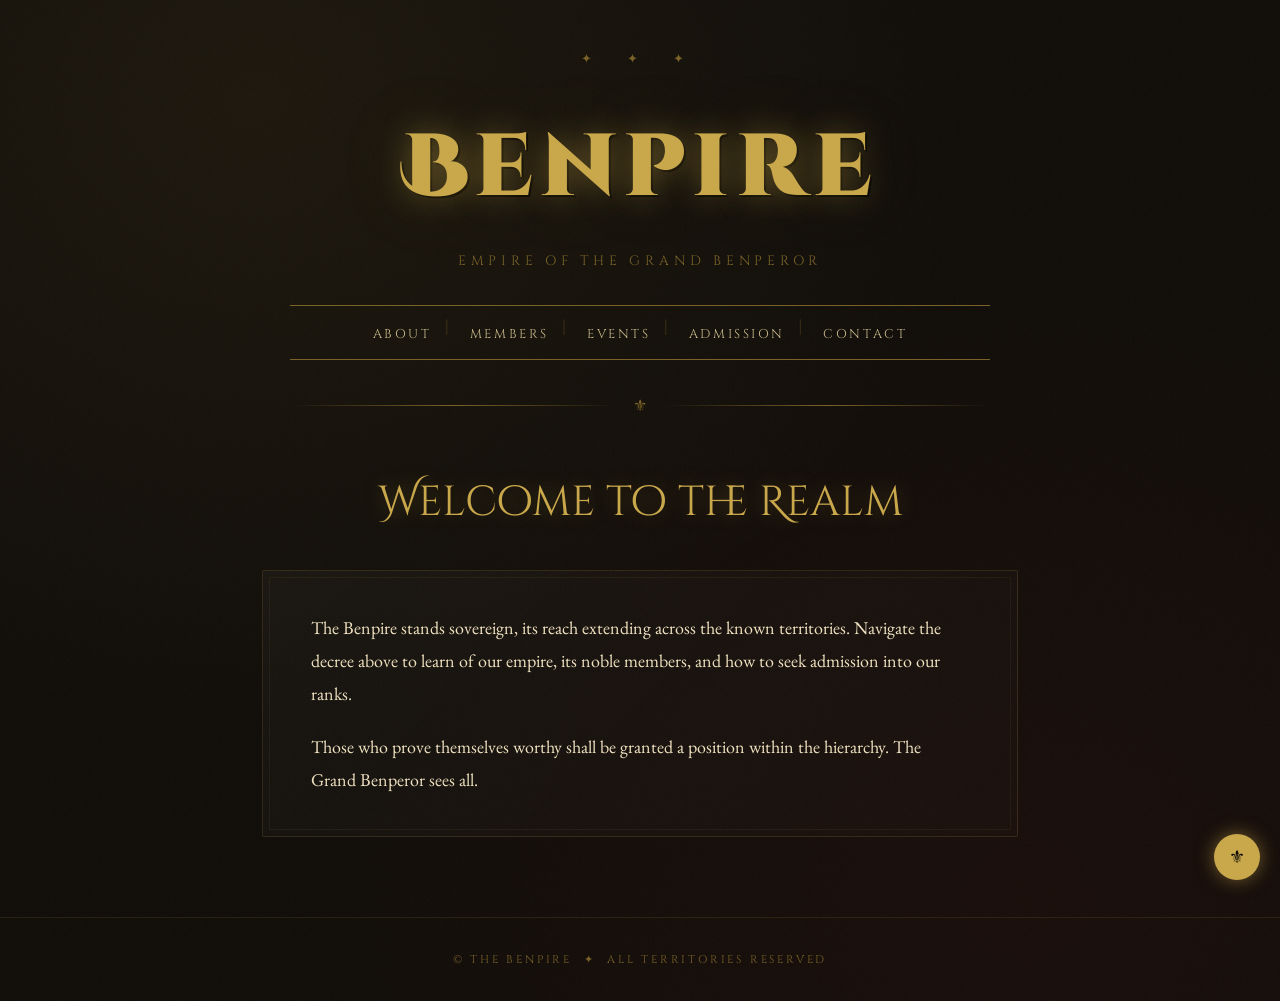
<file: index.html>
<!DOCTYPE html>
<html lang="en">
<head>
  <meta charset="UTF-8" />
  <link rel="icon" type="image/svg+xml" href="/favicon.svg" />
  <meta name="viewport" content="width=device-width, initial-scale=1.0" />
  <title>Benpire</title>
  <link rel="stylesheet" href="style.css" />
</head>
<body>

  <header>
    <h1 class="site-title">Benpire</h1>
    <p class="tagline">Empire of the Grand Benperor</p>
    <nav>
      <ul>
        <li><a href="about.html">About</a></li>
        <li><a href="memberList.html">Members</a></li>
        <li><a href="events.html">Events</a></li>
        <li><a href="admission.html">Admission</a></li>
        <li><a href="contact.html">Contact</a></li>
      </ul>
    </nav>
    <div class="royal-divider">⚜</div>
  </header>

  <main>
    <p class="page-title">Welcome to the Realm</p>
    <div class="prose">
      <p>
        The Benpire stands sovereign, its reach extending across the known territories. 
        Navigate the decree above to learn of our empire, its noble members, and how to seek admission into our ranks.
      </p>
      <p>
        Those who prove themselves worthy shall be granted a position within the hierarchy. 
        The Grand Benperor sees all.
      </p>
    </div>
  </main>

  <footer>
    &copy; The Benpire &nbsp;✦&nbsp; All Territories Reserved
  </footer>

  <!-- Chat Widget -->
  <div id="chat-button">⚜</div>
  <div id="chat-box">
    <div id="chat-header">
      <span>Imperial Advisor</span>
      <button id="chat-clear">Clear</button>
    </div>
    <div id="chat-messages"></div>
    <div id="chat-input-row">
      <input id="chat-input" placeholder="Speak, traveler..." />
      <button id="chat-send">➤</button>
    </div>
  </div>
  <script src="chat.js"></script>

</body>
</html>
</file>
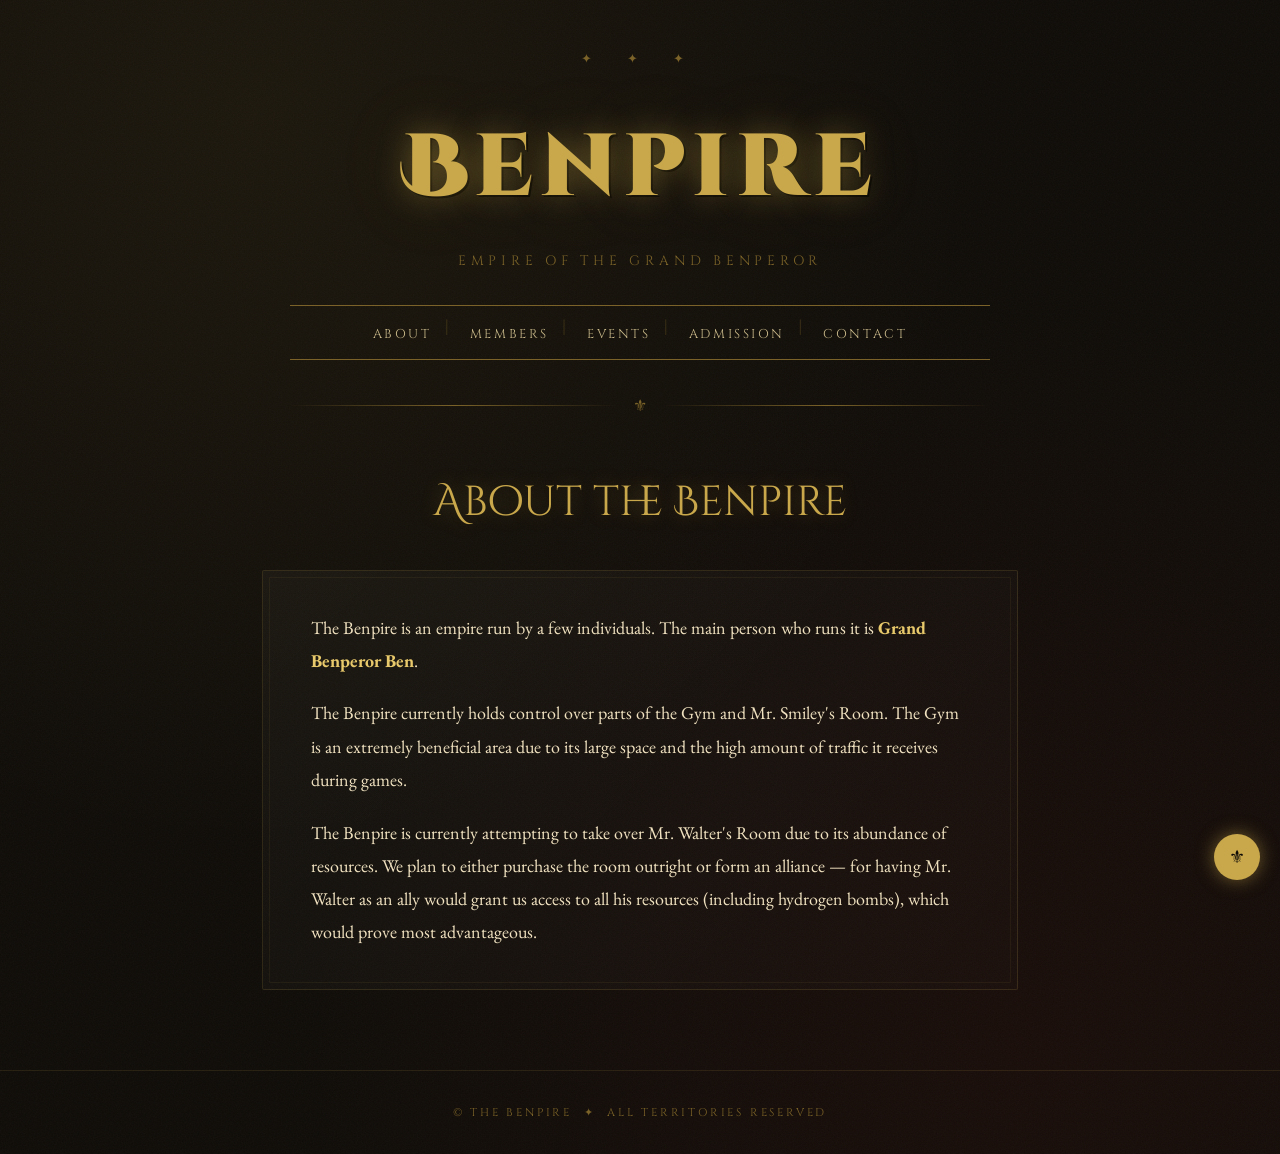
<file: about.html>
<!DOCTYPE html>
<html lang="en">
<head>
  <meta charset="UTF-8" />
  <meta name="viewport" content="width=device-width, initial-scale=1.0" />
  <title>About — Benpire</title>
  <link rel="stylesheet" href="style.css" />
</head>
<body>

  <header>
    <h1 class="site-title"><a href="index.html">Benpire</a></h1>
    <p class="tagline">Empire of the Grand Benperor</p>
    <nav>
      <ul>
        <li><a href="about.html">About</a></li>
        <li><a href="memberList.html">Members</a></li>
        <li><a href="events.html">Events</a></li>
        <li><a href="admission.html">Admission</a></li>
        <li><a href="contact.html">Contact</a></li>
      </ul>
    </nav>
    <div class="royal-divider">⚜</div>
  </header>

  <main>
    <p class="page-title">About the Benpire</p>
    <div class="prose">
      <p>
        The Benpire is an empire run by a few individuals. The main person who runs it is 
        <strong style="color: var(--gold-light);">Grand Benperor Ben</strong>.
      </p>
      <p>
        The Benpire currently holds control over parts of the Gym and Mr. Smiley's Room. 
        The Gym is an extremely beneficial area due to its large space and the high amount 
        of traffic it receives during games.
      </p>
      <p>
        The Benpire is currently attempting to take over Mr. Walter's Room due to its 
        abundance of resources. We plan to either purchase the room outright or form an 
        alliance — for having Mr. Walter as an ally would grant us access to all his 
        resources (including hydrogen bombs), which would prove most advantageous.
      </p>
    </div>
  </main>

  <footer>
    &copy; The Benpire &nbsp;✦&nbsp; All Territories Reserved
  </footer>

  <!-- Chat Widget -->
  <div id="chat-button">⚜</div>
  <div id="chat-box">
    <div id="chat-header">
      <span>Imperial Advisor</span>
      <button id="chat-clear">Clear</button>
    </div>
    <div id="chat-messages"></div>
    <div id="chat-input-row">
      <input id="chat-input" placeholder="Speak, traveler..." />
      <button id="chat-send">➤</button>
    </div>
  </div>
  <script src="chat.js"></script>
</body>
</html>
</file>
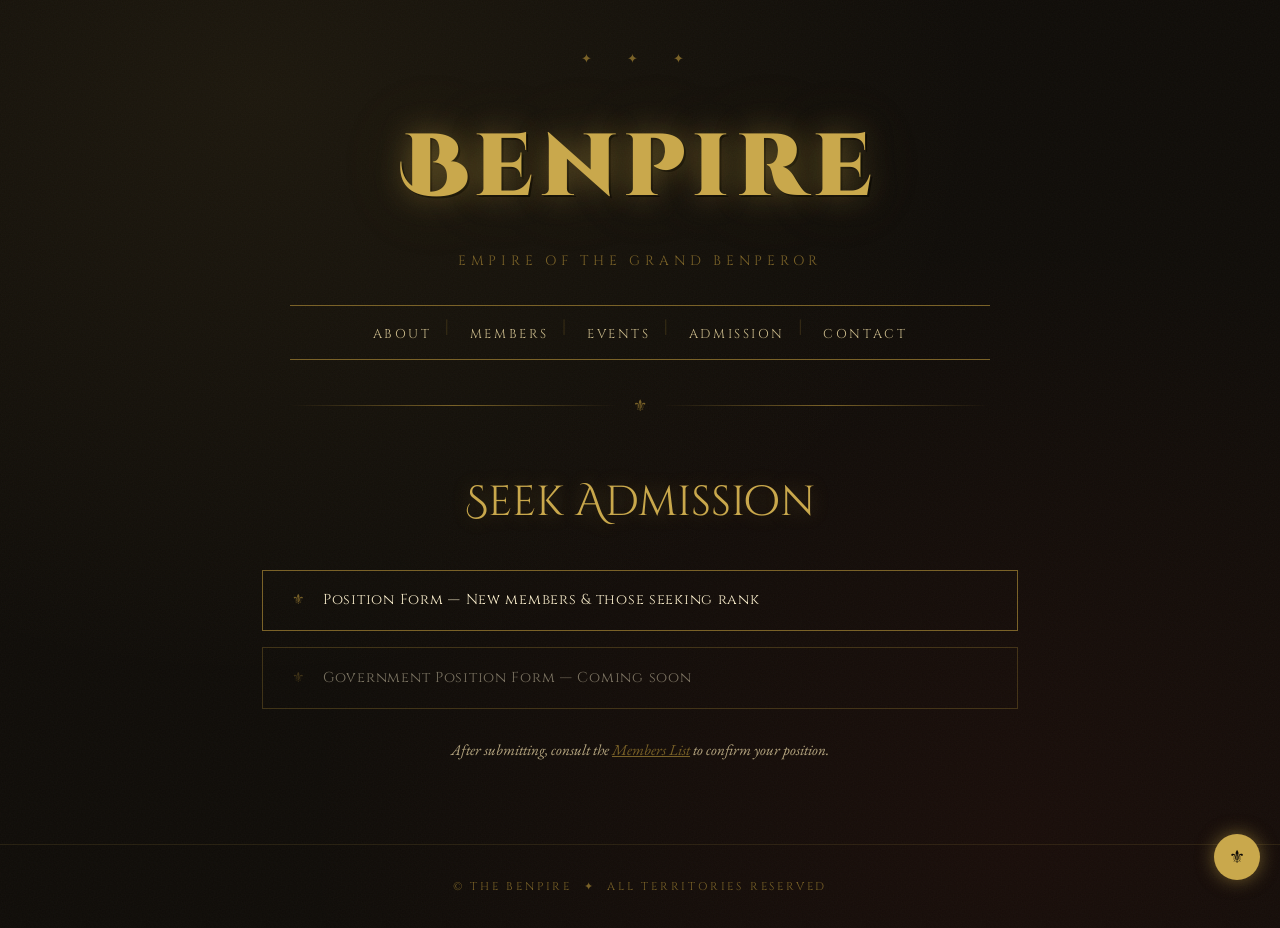
<file: admission.html>
<!DOCTYPE html>
<html lang="en">
<head>
  <meta charset="UTF-8" />
  <meta name="viewport" content="width=device-width, initial-scale=1.0" />
  <title>Admission — Benpire</title>
  <link rel="stylesheet" href="style.css" />
</head>
<body>

  <header>
    <h1 class="site-title"><a href="index.html">Benpire</a></h1>
    <p class="tagline">Empire of the Grand Benperor</p>
    <nav>
      <ul>
        <li><a href="about.html">About</a></li>
        <li><a href="memberList.html">Members</a></li>
        <li><a href="events.html">Events</a></li>
        <li><a href="admission.html">Admission</a></li>
        <li><a href="contact.html">Contact</a></li>
      </ul>
    </nav>
    <div class="royal-divider">⚜</div>
  </header>

  <main>
    <p class="page-title">Seek Admission</p>
    <ul class="decree-list">
      <li>
        <a href="https://docs.google.com/forms/d/e/1FAIpQLSf9p-IPKxyL1-bKkm1k1vT3PalOsFwOFd5T983tkHtQ2BStqQ/viewform?usp=header" target="_blank">
          Position Form — New members &amp; those seeking rank
        </a>
      </li>
      <li>
        <a href="#" style="opacity:0.45; cursor:not-allowed;">
          Government Position Form — Coming soon
        </a>
      </li>
    </ul>
    <p class="decree-note">
      After submitting, consult the <a href="memberList.html" style="color:var(--gold-dim);">Members List</a> to confirm your position.
    </p>
  </main>

  <footer>
    &copy; The Benpire &nbsp;✦&nbsp; All Territories Reserved
  </footer>

  <!-- Chat Widget -->
  <div id="chat-button">⚜</div>
  <div id="chat-box">
    <div id="chat-header">
      <span>Imperial Advisor</span>
      <button id="chat-clear">Clear</button>
    </div>
    <div id="chat-messages"></div>
    <div id="chat-input-row">
      <input id="chat-input" placeholder="Speak, traveler..." />
      <button id="chat-send">➤</button>
    </div>
  </div>
  <script src="chat.js"></script>
</body>
</html>
</file>
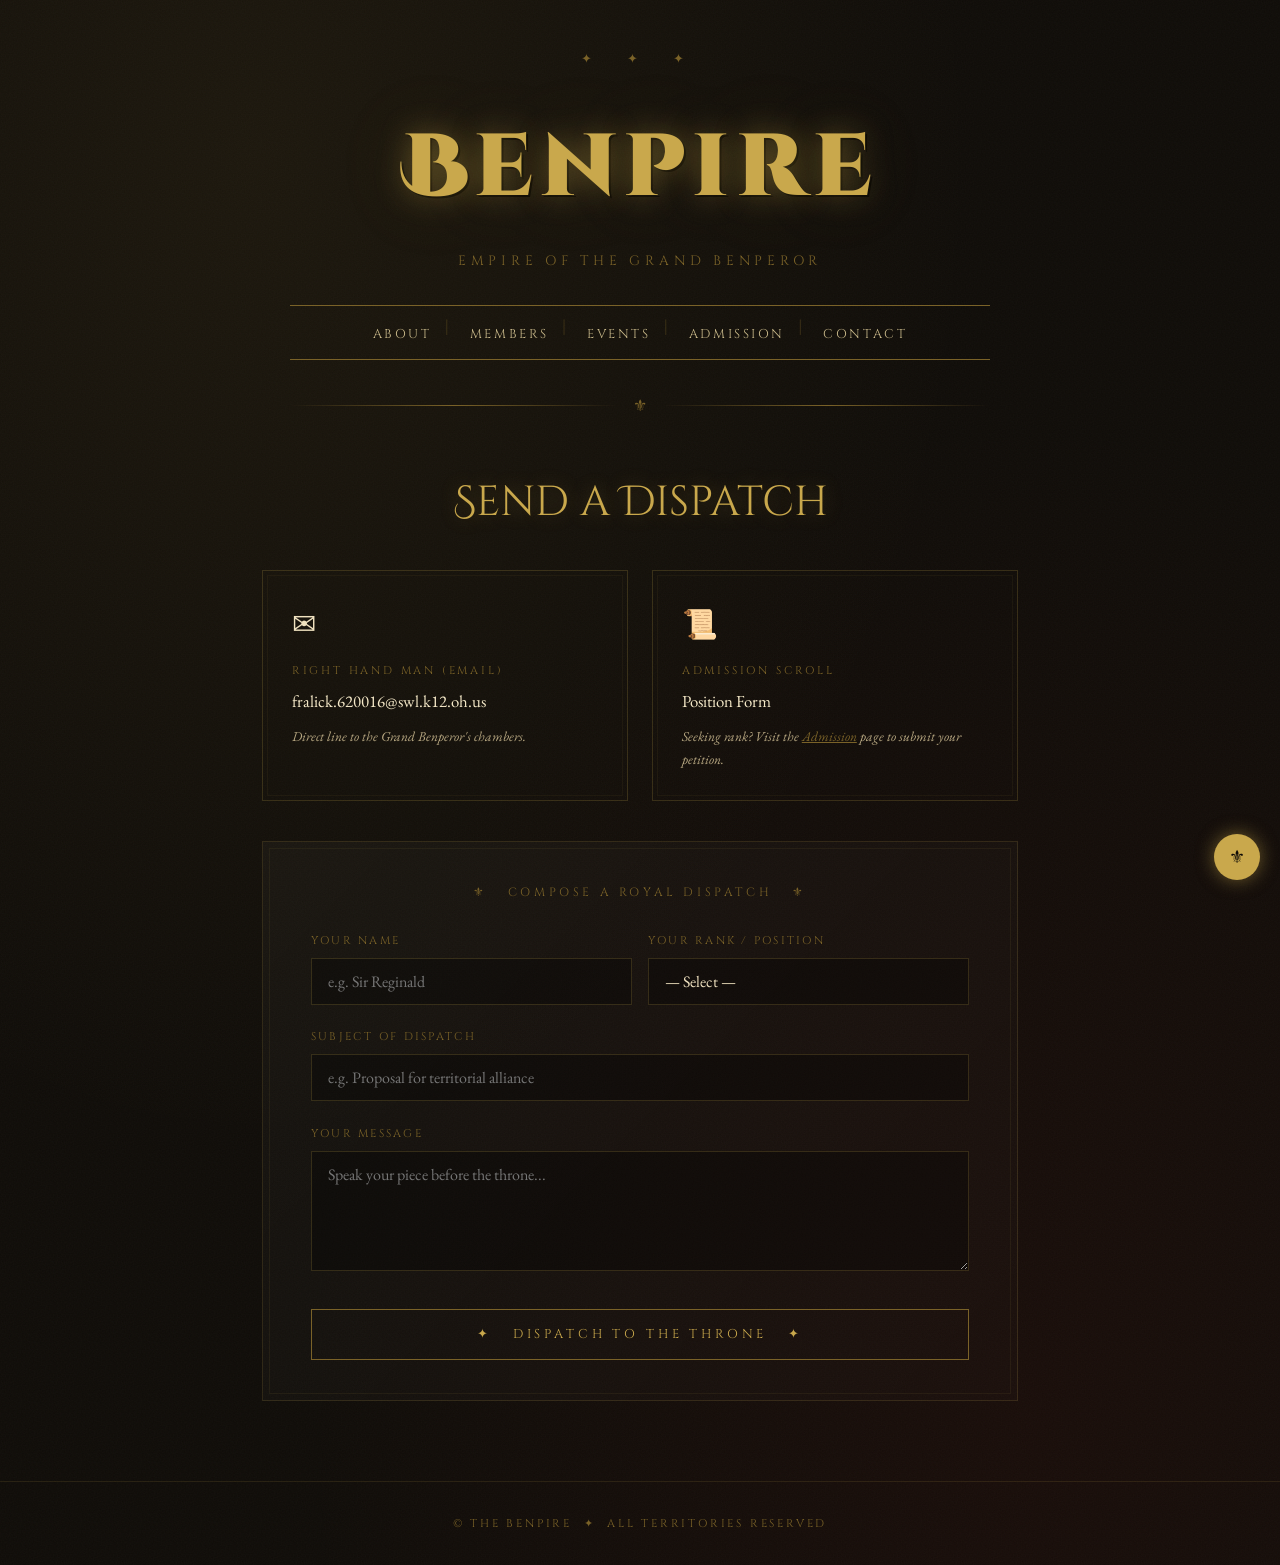
<file: contact.html>
<!DOCTYPE html>
<html lang="en">
<head>
  <meta charset="UTF-8" />
  <meta name="viewport" content="width=device-width, initial-scale=1.0" />
  <title>Contact — Benpire</title>
  <link rel="stylesheet" href="style.css" />
</head>
<body>

  <header>
    <h1 class="site-title"><a href="index.html">Benpire</a></h1>
    <p class="tagline">Empire of the Grand Benperor</p>
    <nav>
      <ul>
        <li><a href="about.html">About</a></li>
        <li><a href="memberList.html">Members</a></li>
        <li><a href="events.html">Events</a></li>
        <li><a href="admission.html">Admission</a></li>
        <li><a href="contact.html">Contact</a></li>
      </ul>
    </nav>
    <div class="royal-divider">⚜</div>
  </header>

  <main>
    <p class="page-title">Send a Dispatch</p>

    <!-- Contact Cards -->
    <div class="contact-grid">
      <a class="contact-card" href="mailto:fralick.620016@swl.k12.oh.us">
        <span class="card-icon">✉</span>
        <div class="card-label">Right Hand Man (Email)</div>
        <div class="card-value">fralick.620016@swl.k12.oh.us</div>
        <div class="card-desc">Direct line to the Grand Benperor's chambers.</div>
      </a>
      <div class="contact-card" style="cursor:default;">
        <span class="card-icon">📜</span>
        <div class="card-label">Admission Scroll</div>
        <div class="card-value">Position Form</div>
        <div class="card-desc">Seeking rank? Visit the <a href="admission.html" style="color:var(--gold-dim);">Admission</a> page to submit your petition.</div>
      </div>
    </div>

    <!-- Message Form -->
    <div class="section-gap">
      <div class="scroll-form">
        <p class="form-title">⚜ &nbsp; Compose a Royal Dispatch &nbsp; ⚜</p>

        <div class="field-row">
          <div class="field-group">
            <label for="name">Your Name</label>
            <input type="text" id="name" placeholder="e.g. Sir Reginald" />
          </div>
          <div class="field-group">
            <label for="rank">Your Rank / Position</label>
            <select id="rank">
              <option value="">— Select —</option>
              <option>Peasant (unranked)</option>
              <option>Knight</option>
              <option>Duke / Duchess</option>
              <option>Government Official</option>
              <option>Ally State</option>
              <option>Potential Recruit</option>
            </select>
          </div>
        </div>

        <div class="field-group">
          <label for="subject">Subject of Dispatch</label>
          <input type="text" id="subject" placeholder="e.g. Proposal for territorial alliance" />
        </div>

        <div class="field-group">
          <label for="message">Your Message</label>
          <textarea id="message" placeholder="Speak your piece before the throne..."></textarea>
        </div>

        <button class="submit-btn" onclick="handleSubmit()">
          ✦ &nbsp; Dispatch to the Throne &nbsp; ✦
        </button>

        <div class="success-banner" id="successBanner">
          Your dispatch has been received. The Grand Benperor shall review it in due time.
        </div>
      </div>
    </div>
  </main>

  <footer>
    &copy; The Benpire &nbsp;✦&nbsp; All Territories Reserved
  </footer>

  <script>
    function handleSubmit() {
      const name    = document.getElementById('name').value.trim();
      const subject = document.getElementById('subject').value.trim();
      const message = document.getElementById('message').value.trim();

      if (!name || !message) {
        alert('A dispatch must bear a name and message before reaching the throne.');
        return;
      }

      const rank = document.getElementById('rank').value;
      const body = `From: ${name}${rank ? ' (' + rank + ')' : ''}\n\n${message}`;
      const mailto = `mailto:fralick.620016@swl.k12.oh.us?subject=${encodeURIComponent(subject || 'Royal Dispatch')}&body=${encodeURIComponent(body)}`;
      window.location.href = mailto;

      document.getElementById('successBanner').style.display = 'block';
    }
  </script>

  <!-- Chat Widget -->
  <div id="chat-button">⚜</div>
  <div id="chat-box">
    <div id="chat-header">
      <span>Imperial Advisor</span>
      <button id="chat-clear">Clear</button>
    </div>
    <div id="chat-messages"></div>
    <div id="chat-input-row">
      <input id="chat-input" placeholder="Speak, traveler..." />
      <button id="chat-send">➤</button>
    </div>
  </div>
  <script src="chat.js"></script>

</body>
</html>
</file>
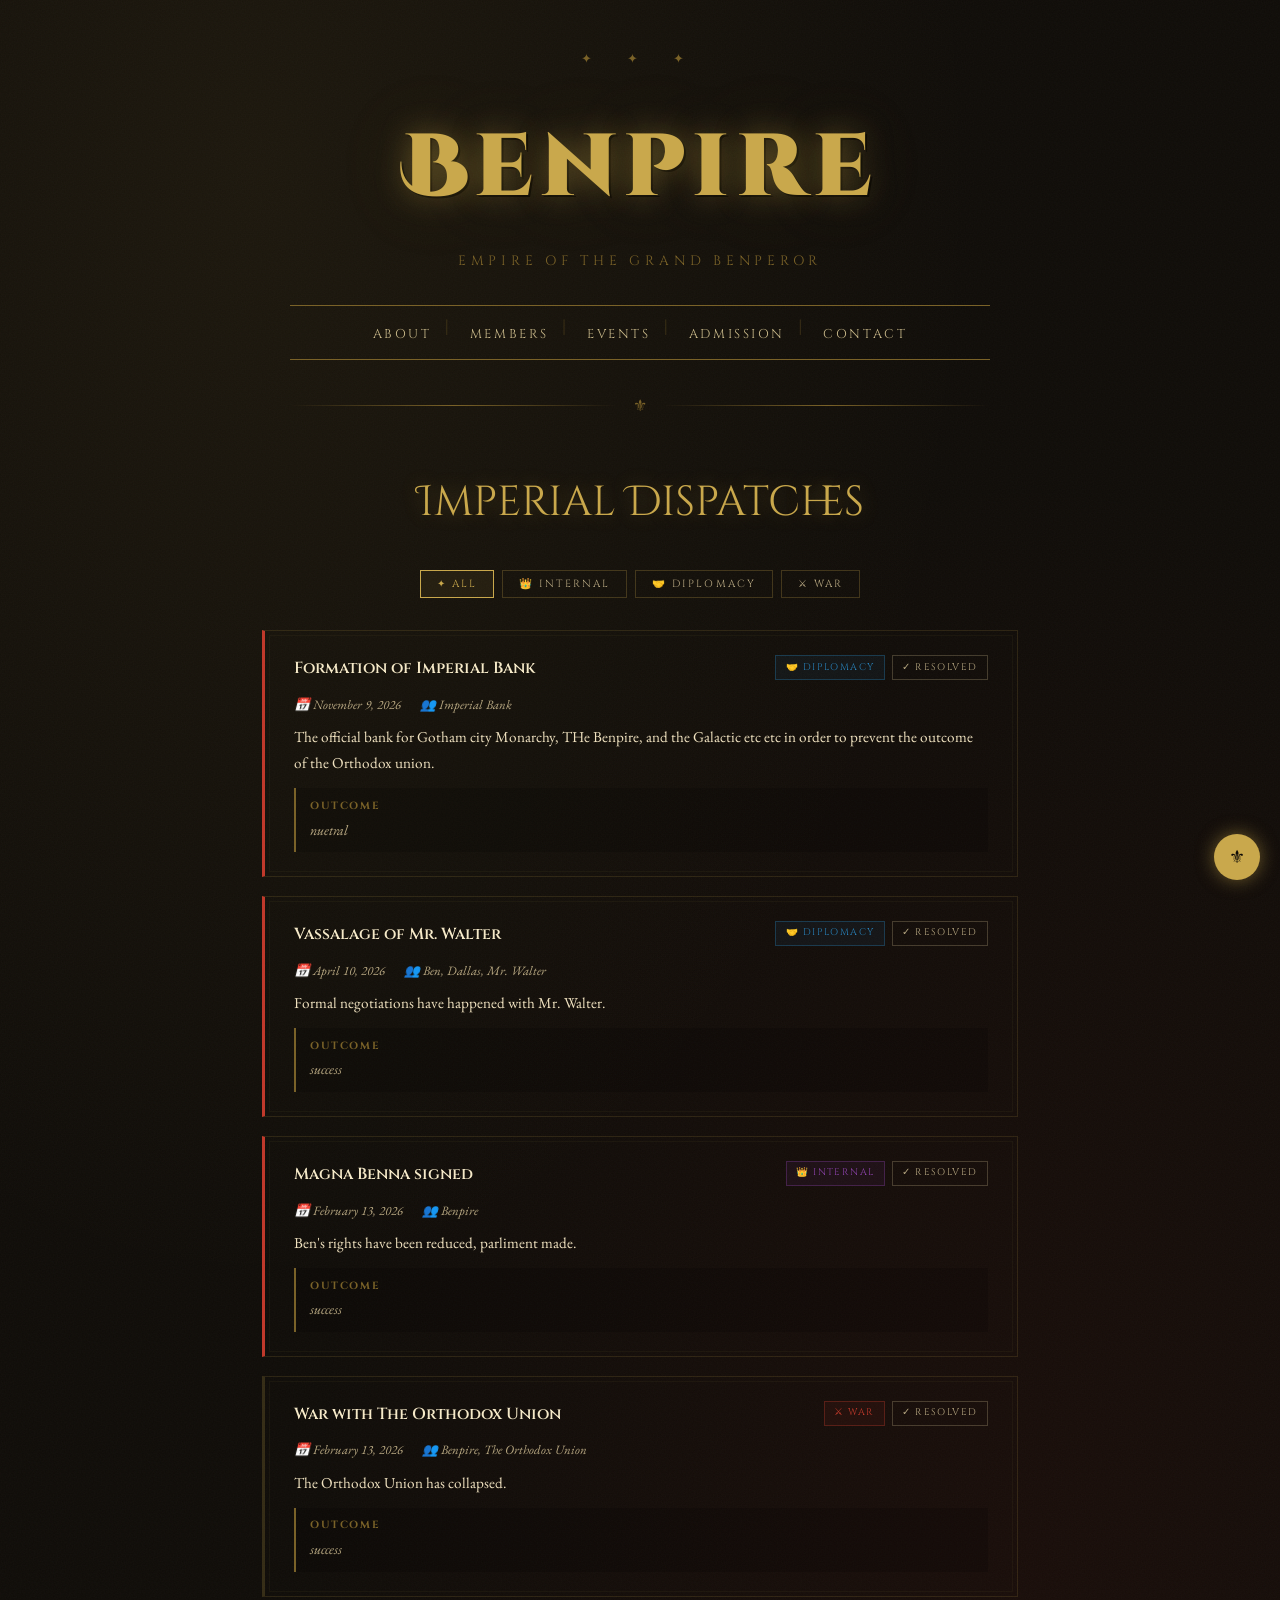
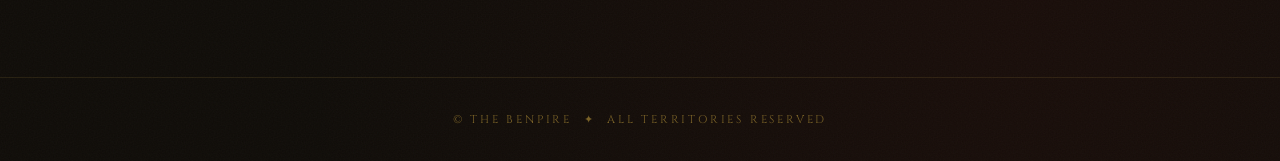
<file: events.html>
<!DOCTYPE html>
<html lang="en">
<head>
  <meta charset="UTF-8" />
  <meta name="viewport" content="width=device-width, initial-scale=1.0" />
  <title>Events — Benpire</title>
  <link rel="stylesheet" href="style.css" />
</head>
<body>

  <header>
    <h1 class="site-title"><a href="index.html">Benpire</a></h1>
    <p class="tagline">Empire of the Grand Benperor</p>
    <nav>
      <ul>
        <li><a href="about.html">About</a></li>
        <li><a href="memberList.html">Members</a></li>
        <li><a href="events.html">Events</a></li>
        <li><a href="admission.html">Admission</a></li>
        <li><a href="contact.html">Contact</a></li>
      </ul>
    </nav>
    <div class="royal-divider">⚜</div>
  </header>

  <main>
    <p class="page-title">Imperial Dispatches</p>

    <!-- Filter bar — populated by JS -->
    <div class="filter-bar" id="filterBar"></div>

    <!-- Event cards — populated by JS -->
    <div class="events-list" id="eventsList">
      <p class="no-events">Loading the imperial record...</p>
    </div>
  </main>

  <footer>
    &copy; The Benpire &nbsp;✦&nbsp; All Territories Reserved
  </footer>

  <script>
    const TYPE_LABELS = {
      war:       '⚔ War',
      diplomacy: '🤝 Diplomacy',
      meeting:   '📜 Meeting',
      expansion: '🏰 Expansion',
      internal:  '👑 Internal',
      economic:  '💰 Economic',
    };

    const STATUS_LABELS = {
      ongoing:  '● Ongoing',
      resolved: '✓ Resolved',
      upcoming: '◆ Upcoming',
    };

    const PRIORITY_ORDER = { high: 0, medium: 1, low: 2 };
    const STATUS_ORDER   = { ongoing: 0, upcoming: 1, resolved: 2 };

    let allEvents = [];
    let activeFilter = 'all';

    function formatDate(dateStr) {
      if (!dateStr) return '';
      const d = new Date(dateStr + 'T00:00:00');
      return d.toLocaleDateString('en-US', { year: 'numeric', month: 'long', day: 'numeric' });
    }

    function renderFilters(events) {
      const bar = document.getElementById('filterBar');
      const types = ['all', ...new Set(events.map(e => e.type))];

      bar.innerHTML = types.map(t => `
        <button class="filter-btn ${t === activeFilter ? 'active' : ''}"
                onclick="setFilter('${t}')">
          ${t === 'all' ? '✦ All' : (TYPE_LABELS[t] || t)}
        </button>
      `).join('');
    }

    function renderEvents(events) {
      const list = document.getElementById('eventsList');
      const filtered = activeFilter === 'all' ? events : events.filter(e => e.type === activeFilter);

      // Sort: status order first, then priority, then date descending
      filtered.sort((a, b) => {
        const s = STATUS_ORDER[a.status] - STATUS_ORDER[b.status];
        if (s !== 0) return s;
        const p = PRIORITY_ORDER[a.priority] - PRIORITY_ORDER[b.priority];
        if (p !== 0) return p;
        return new Date(b.date) - new Date(a.date);
      });

      if (filtered.length === 0) {
        list.innerHTML = '<p class="no-events">No events found in this category.</p>';
        return;
      }

      list.innerHTML = filtered.map(e => `
        <div class="event-card priority-${e.priority}">
          <div class="event-header">
            <span class="event-title">${e.title}</span>
            <div class="event-badges">
              <span class="badge badge-type-${e.type}">${TYPE_LABELS[e.type] || e.type}</span>
              <span class="badge badge-status-${e.status}">${STATUS_LABELS[e.status] || e.status}</span>
            </div>
          </div>
          <div class="event-meta">
            ${e.date ? `<span>📅 ${formatDate(e.date)}</span>` : ''}
            ${e.parties && e.parties.length ? `<span>👥 ${e.parties.join(', ')}</span>` : ''}
          </div>
          <p class="event-description">${e.description}</p>
          ${e.outcome ? `
            <div class="event-outcome">
              <strong>Outcome</strong>
              ${e.outcome}
            </div>` : ''}
        </div>
      `).join('');
    }

    function setFilter(type) {
      activeFilter = type;
      renderFilters(allEvents);
      renderEvents(allEvents);
    }

    fetch('events.json', { cache: 'no-cache' })
      .then(res => res.json())
      .then(data => {
        allEvents = data.events;
        renderFilters(allEvents);
        renderEvents(allEvents);
      })
      .catch(err => {
        document.getElementById('eventsList').innerHTML =
          '<p class="no-events" style="color:var(--red-bright);">Failed to load the imperial record.</p>';
        console.error('Failed to load events.json:', err);
      });
  </script>

  <!-- Chat Widget -->
  <div id="chat-button">⚜</div>
  <div id="chat-box">
    <div id="chat-header">
      <span>Imperial Advisor</span>
      <button id="chat-clear">Clear</button>
    </div>
    <div id="chat-messages"></div>
    <div id="chat-input-row">
      <input id="chat-input" placeholder="Speak, traveler..." />
      <button id="chat-send">➤</button>
    </div>
  </div>
  <script src="chat.js"></script>
</body>
</html>
</file>
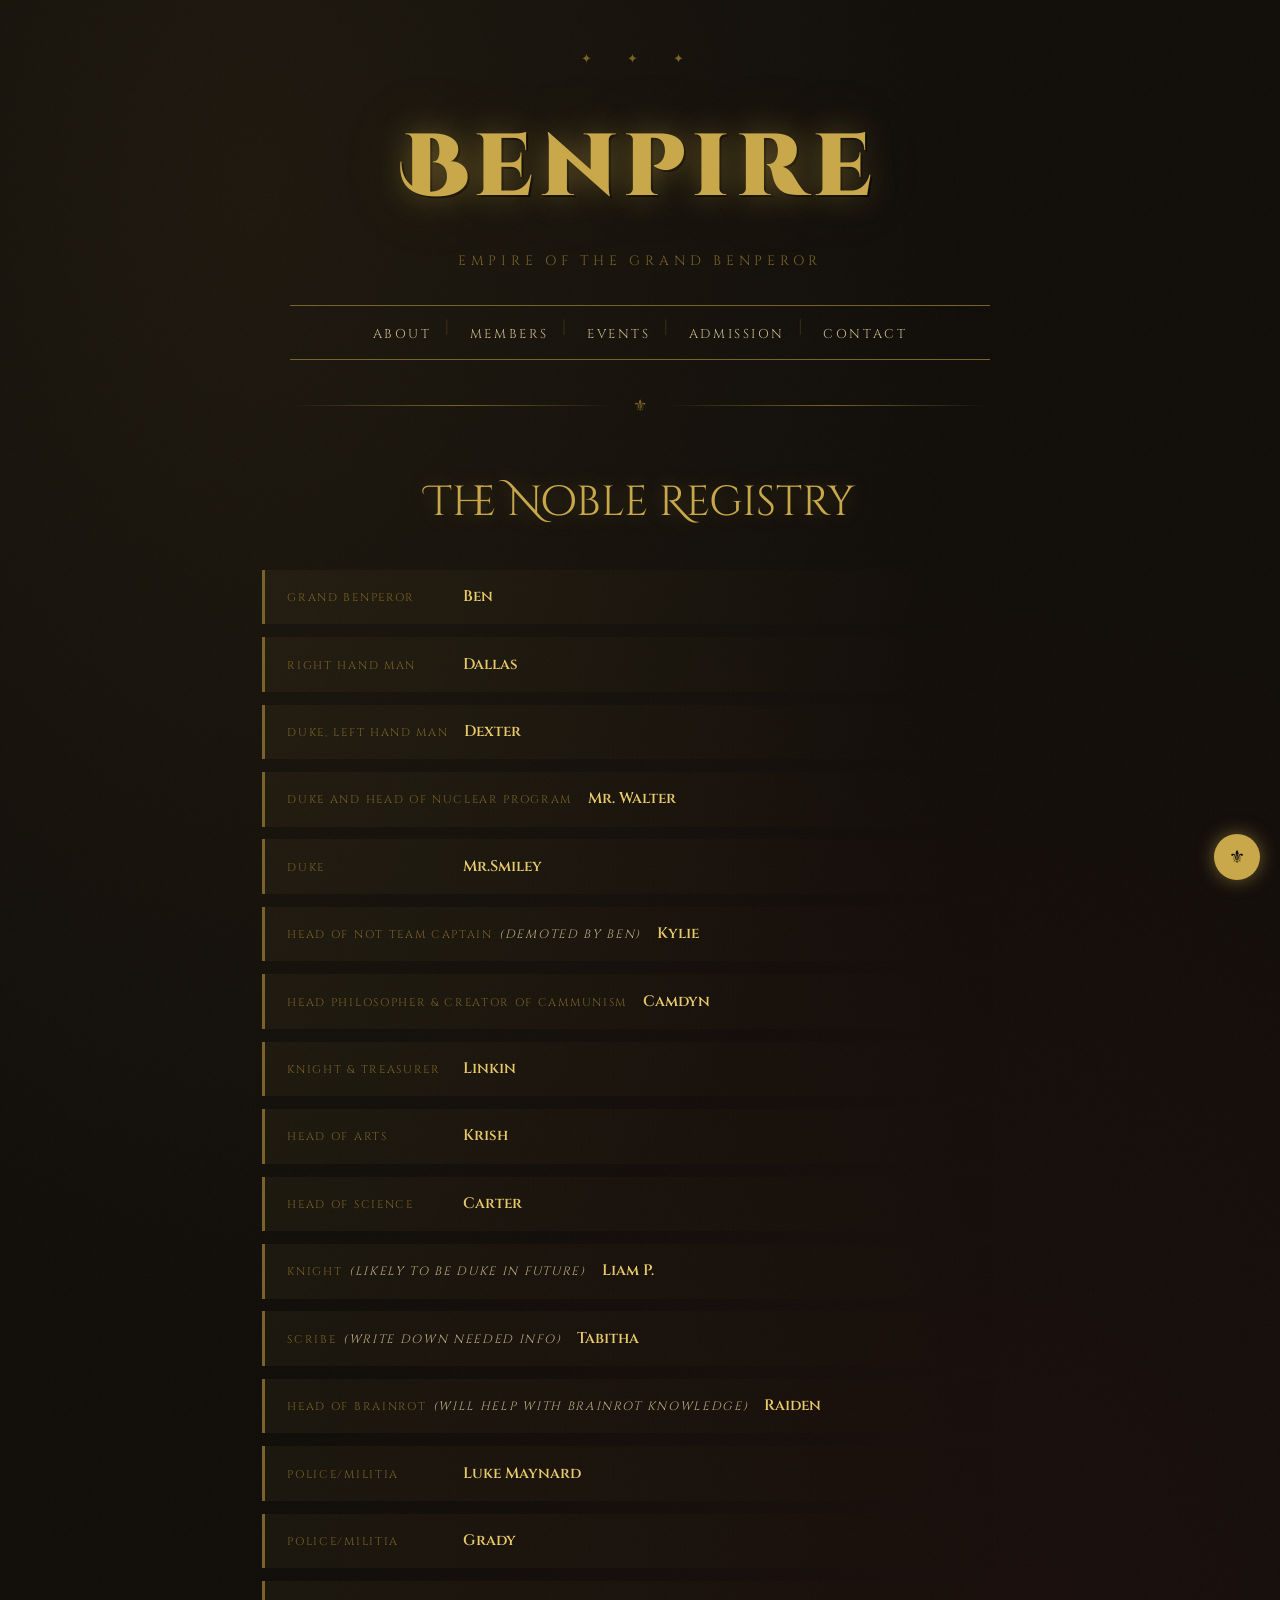
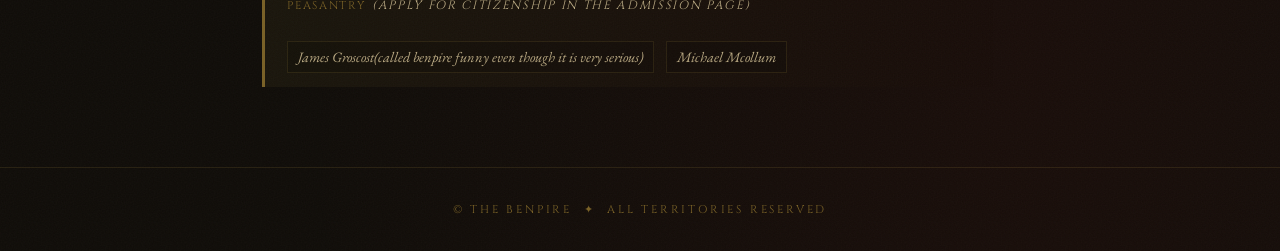
<file: memberList.html>
<!DOCTYPE html>
<html lang="en">
<head>
  <meta charset="UTF-8" />
  <meta name="viewport" content="width=device-width, initial-scale=1.0" />
  <title>Members — Benpire</title>
  <link rel="stylesheet" href="style.css" />
</head>
<body>

  <header>
    <h1 class="site-title"><a href="index.html">Benpire</a></h1>
    <p class="tagline">Empire of the Grand Benperor</p>
    <nav>
      <ul>
        <li><a href="about.html">About</a></li>
        <li><a href="memberList.html">Members</a></li>
        <li><a href="events.html">Events</a></li>
        <li><a href="admission.html">Admission</a></li>
        <li><a href="contact.html">Contact</a></li>
      </ul>
    </nav>
    <div class="royal-divider">⚜</div>
  </header>

  <main>
    <p class="page-title">The Noble Registry</p>
    <ul class="member-list" id="memberList">
      <li style="opacity:0.5; font-style:italic; border-left-color:transparent;">
        Loading the registry...
      </li>
    </ul>
  </main>

  <footer>
    &copy; The Benpire &nbsp;✦&nbsp; All Territories Reserved
  </footer>

  <script>
    fetch('members.json', { cache: 'no-cache' })
      .then(res => res.json())
      .then(data => {
        const list = document.getElementById('memberList');
        list.innerHTML = '';

        data.members.forEach(member => {
          const li = document.createElement('li');

          // Peasantry: render as a sub-list
          if (member.peasants) {
            li.classList.add('peasant-row');

            const rankSpan = document.createElement('span');
            rankSpan.className = 'rank';
            rankSpan.textContent = member.rank;

            if (member.note) {
              const noteEm = document.createElement('em');
              noteEm.style.cssText = 'font-size:0.75rem; color:var(--text-dim); margin-left:0.4rem;';
              noteEm.textContent = `(${member.note})`;
              rankSpan.appendChild(noteEm);
            }

            li.appendChild(rankSpan);

            const subList = document.createElement('ul');
            subList.className = 'peasant-sublist';

            member.peasants.forEach(peasantName => {
              const subLi = document.createElement('li');
              subLi.textContent = peasantName;
              subList.appendChild(subLi);
            });

            li.appendChild(subList);

          } else {
            // Normal member row
            const rankSpan = document.createElement('span');
            rankSpan.className = 'rank';
            rankSpan.textContent = member.rank;

            if (member.note) {
              const noteEm = document.createElement('em');
              noteEm.style.cssText = 'font-size:0.75rem; color:var(--text-dim); margin-left:0.4rem;';
              noteEm.textContent = `(${member.note})`;
              rankSpan.appendChild(noteEm);
            }

            const nameSpan = document.createElement('span');
            nameSpan.className = 'name';
            nameSpan.textContent = member.name;

            li.appendChild(rankSpan);
            li.appendChild(nameSpan);
          }

          list.appendChild(li);
        });
      })
      .catch(err => {
        document.getElementById('memberList').innerHTML =
          '<li style="color:var(--red-bright);">Failed to load the registry. The scrolls may be missing.</li>';
        console.error('Failed to load members.json:', err);
      });
  </script>

  <!-- Chat Widget -->
  <div id="chat-button">⚜</div>
  <div id="chat-box">
    <div id="chat-header">
      <span>Imperial Advisor</span>
      <button id="chat-clear">Clear</button>
    </div>
    <div id="chat-messages"></div>
    <div id="chat-input-row">
      <input id="chat-input" placeholder="Speak, traveler..." />
      <button id="chat-send">➤</button>
    </div>
  </div>
  <script src="chat.js"></script>

</body>
</html>
</file>
<file: style.css>
@import url('https://fonts.googleapis.com/css2?family=Cinzel+Decorative:wght@700;900&family=Cinzel:wght@400;600&family=EB+Garamond:ital,wght@0,400;0,600;1,400&display=swap');

:root {
  --gold: #c9a84c;
  --gold-light: #e8c96b;
  --gold-dim: #7a6228;
  --dark: #0e0b07;
  --dark-2: #1a1408;
  --dark-3: #231c0d;
  --parchment: #f5e9c8;
  --parchment-dim: #c9b98a;
  --red: #8b1a1a;
  --red-bright: #c0392b;
  --text: #f0e2c0;
  --text-dim: #b8a882;
}

*, *::before, *::after {
  box-sizing: border-box;
  margin: 0;
  padding: 0;
}

html {
  scroll-behavior: smooth;
}

body {
  background-color: var(--dark);
  background-image:
    radial-gradient(ellipse at 20% 10%, rgba(201,168,76,0.07) 0%, transparent 50%),
    radial-gradient(ellipse at 80% 90%, rgba(139,26,26,0.08) 0%, transparent 50%),
    url("data:image/svg+xml,%3Csvg xmlns='http://www.w3.org/2000/svg' width='60' height='60'%3E%3Cfilter id='n'%3E%3CfeTurbulence type='fractalNoise' baseFrequency='0.75' numOctaves='4' stitchTiles='stitch'/%3E%3C/filter%3E%3Crect width='60' height='60' filter='url(%23n)' opacity='0.04'/%3E%3C/svg%3E");
  color: var(--text);
  font-family: 'EB Garamond', Georgia, serif;
  font-size: 18px;
  line-height: 1.7;
  min-height: 100vh;
}

/* ── HEADER / NAV ── */
header {
  text-align: center;
  padding: 3rem 2rem 0;
  position: relative;
}

header::before {
  content: '✦ ✦ ✦';
  display: block;
  color: var(--gold-dim);
  letter-spacing: 1rem;
  font-size: 0.8rem;
  margin-bottom: 1.5rem;
  animation: fadeIn 1.2s ease both;
}

.site-title {
  font-family: 'Cinzel Decorative', serif;
  font-size: clamp(2.8rem, 8vw, 5.5rem);
  font-weight: 900;
  color: var(--gold);
  text-shadow:
    0 0 30px rgba(201,168,76,0.4),
    0 0 80px rgba(201,168,76,0.15),
    2px 2px 0 rgba(0,0,0,0.8);
  letter-spacing: 0.08em;
  animation: crownDrop 1s cubic-bezier(0.22,1,0.36,1) both;
}

.site-title a {
  color: inherit;
  text-decoration: none;
}

.tagline {
  font-family: 'Cinzel', serif;
  font-size: 0.85rem;
  letter-spacing: 0.35em;
  text-transform: uppercase;
  color: var(--gold-dim);
  margin-top: 0.4rem;
  animation: fadeIn 1.5s ease 0.3s both;
}

/* ── NAV ── */
nav {
  margin: 2rem auto 0;
  max-width: 700px;
  animation: fadeIn 1.2s ease 0.5s both;
}

nav ul {
  list-style: none;
  display: flex;
  flex-wrap: wrap;
  justify-content: center;
  gap: 0.3rem 0;
  border-top: 1px solid var(--gold-dim);
  border-bottom: 1px solid var(--gold-dim);
  padding: 0.7rem 0;
}

nav ul li a {
  font-family: 'Cinzel', serif;
  font-size: 0.8rem;
  letter-spacing: 0.2em;
  text-transform: uppercase;
  color: var(--parchment-dim);
  text-decoration: none;
  padding: 0.4rem 1.2rem;
  transition: color 0.25s, text-shadow 0.25s;
  position: relative;
}

nav ul li a::after {
  content: '│';
  position: absolute;
  right: -0.2rem;
  color: var(--gold-dim);
  opacity: 0.4;
}

nav ul li:last-child a::after { display: none; }

nav ul li a:hover {
  color: var(--gold-light);
  text-shadow: 0 0 18px rgba(232,201,107,0.5);
}

/* ── DIVIDER ── */
.royal-divider {
  display: flex;
  align-items: center;
  gap: 1rem;
  max-width: 700px;
  margin: 2rem auto 0;
  color: var(--gold-dim);
  font-size: 1rem;
}
.royal-divider::before,
.royal-divider::after {
  content: '';
  flex: 1;
  height: 1px;
  background: linear-gradient(to right, transparent, var(--gold-dim), transparent);
}

/* ── MAIN CONTENT ── */
main {
  max-width: 820px;
  margin: 3rem auto 5rem;
  padding: 0 2rem;
  animation: fadeUp 1s ease 0.4s both;
}

/* ── PAGE TITLE ── */
.page-title {
  font-family: 'Cinzel Decorative', serif;
  font-size: clamp(1.6rem, 4vw, 2.6rem);
  color: var(--gold);
  text-align: center;
  margin-bottom: 2rem;
  text-shadow: 0 0 20px rgba(201,168,76,0.3);
}

/* ── PROSE ── */
.prose {
  background: linear-gradient(135deg, rgba(255,255,255,0.03), rgba(255,255,255,0.01));
  border: 1px solid rgba(201,168,76,0.15);
  border-radius: 2px;
  padding: 2.5rem 3rem;
  position: relative;
  line-height: 1.85;
  color: var(--text);
}

.prose::before {
  content: '';
  position: absolute;
  inset: 6px;
  border: 1px solid rgba(201,168,76,0.07);
  border-radius: 1px;
  pointer-events: none;
}

.prose p + p {
  margin-top: 1.2rem;
}

/* ── MEMBER LIST ── */
.member-list {
  list-style: none;
  display: flex;
  flex-direction: column;
  gap: 0.8rem;
}

.member-list li {
  display: flex;
  align-items: baseline;
  gap: 1rem;
  background: linear-gradient(90deg, rgba(201,168,76,0.06), transparent);
  border-left: 3px solid var(--gold-dim);
  padding: 0.9rem 1.4rem;
  font-family: 'Cinzel', serif;
  font-size: 0.95rem;
  color: var(--parchment);
  transition: border-color 0.2s, background 0.2s;
}

.member-list li:hover {
  border-left-color: var(--gold);
  background: linear-gradient(90deg, rgba(201,168,76,0.12), transparent);
}

.member-list li .rank {
  font-size: 0.7rem;
  letter-spacing: 0.15em;
  text-transform: uppercase;
  color: var(--gold-dim);
  white-space: nowrap;
  min-width: 160px;
}

.member-list li .name {
  color: var(--gold-light);
  font-weight: 600;
}

/* ── ADMISSION LINKS ── */
.decree-list {
  list-style: none;
  display: flex;
  flex-direction: column;
  gap: 1rem;
}

.decree-list li a {
  display: block;
  padding: 1.1rem 1.8rem;
  border: 1px solid var(--gold-dim);
  color: var(--parchment);
  text-decoration: none;
  font-family: 'Cinzel', serif;
  font-size: 0.9rem;
  letter-spacing: 0.05em;
  transition: background 0.2s, color 0.2s, border-color 0.2s;
  position: relative;
}

.decree-list li a::before {
  content: '⚜';
  margin-right: 0.8rem;
  color: var(--gold-dim);
  transition: color 0.2s;
}

.decree-list li a:hover {
  background: rgba(201,168,76,0.1);
  color: var(--gold-light);
  border-color: var(--gold);
}

.decree-list li a:hover::before {
  color: var(--gold);
}

.decree-note {
  text-align: center;
  color: var(--text-dim);
  font-style: italic;
  margin-top: 1.8rem;
  font-size: 0.95rem;
}

/* ── BACK LINK ── */
.back-link {
  display: inline-flex;
  align-items: center;
  gap: 0.5rem;
  font-family: 'Cinzel', serif;
  font-size: 0.75rem;
  letter-spacing: 0.2em;
  text-transform: uppercase;
  color: var(--gold-dim);
  text-decoration: none;
  margin-bottom: 2.5rem;
  transition: color 0.2s;
}

.back-link:hover { color: var(--gold); }

/* ── FOOTER ── */
footer {
  text-align: center;
  padding: 2rem;
  font-family: 'Cinzel', serif;
  font-size: 0.7rem;
  letter-spacing: 0.25em;
  color: var(--gold-dim);
  border-top: 1px solid rgba(201,168,76,0.12);
  text-transform: uppercase;
}

/* ── ANIMATIONS ── */
@keyframes crownDrop {
  from { opacity: 0; transform: translateY(-30px); }
  to   { opacity: 1; transform: translateY(0); }
}

@keyframes fadeIn {
  from { opacity: 0; }
  to   { opacity: 1; }
}

@keyframes fadeUp {
  from { opacity: 0; transform: translateY(20px); }
  to   { opacity: 1; transform: translateY(0); }
}

/* ── RESPONSIVE ── */
@media (max-width: 600px) {
  .prose { padding: 1.6rem 1.4rem; }
  .member-list li .rank { min-width: 0; }
  .member-list li { flex-direction: column; gap: 0.2rem; }
}

/* ══════════════════════════════════════════
   CONTACT PAGE
   ══════════════════════════════════════════ */

.contact-grid {
  display: grid;
  grid-template-columns: 1fr 1fr;
  gap: 1.5rem;
  margin-bottom: 2rem;
}

@media (max-width: 600px) {
  .contact-grid { grid-template-columns: 1fr; }
}

.contact-card {
  border: 1px solid rgba(201,168,76,0.2);
  padding: 1.8rem;
  position: relative;
  transition: border-color 0.25s, background 0.25s;
  text-decoration: none;
  display: block;
  color: inherit;
}

.contact-card:hover {
  border-color: var(--gold);
  background: rgba(201,168,76,0.06);
}

.contact-card::before {
  content: '';
  position: absolute;
  inset: 4px;
  border: 1px solid rgba(201,168,76,0.06);
  pointer-events: none;
}

.contact-card .card-icon {
  font-size: 1.8rem;
  margin-bottom: 0.8rem;
  display: block;
}

.contact-card .card-label {
  font-family: 'Cinzel', serif;
  font-size: 0.7rem;
  letter-spacing: 0.25em;
  text-transform: uppercase;
  color: var(--gold-dim);
  margin-bottom: 0.4rem;
}

.contact-card .card-value {
  font-family: 'EB Garamond', serif;
  font-size: 1.05rem;
  color: var(--parchment);
  word-break: break-all;
}

.contact-card .card-desc {
  margin-top: 0.6rem;
  font-size: 0.85rem;
  color: var(--text-dim);
  font-style: italic;
}

/* ── DISPATCH FORM ── */
.scroll-form {
  background: linear-gradient(135deg, rgba(255,255,255,0.03), rgba(255,255,255,0.01));
  border: 1px solid rgba(201,168,76,0.15);
  padding: 2.5rem 3rem;
  position: relative;
}

.scroll-form::before {
  content: '';
  position: absolute;
  inset: 6px;
  border: 1px solid rgba(201,168,76,0.07);
  pointer-events: none;
}

.form-title {
  font-family: 'Cinzel', serif;
  font-size: 0.75rem;
  letter-spacing: 0.3em;
  text-transform: uppercase;
  color: var(--gold-dim);
  margin-bottom: 1.8rem;
  text-align: center;
}

.field-group {
  margin-bottom: 1.4rem;
}

.field-group label {
  display: block;
  font-family: 'Cinzel', serif;
  font-size: 0.7rem;
  letter-spacing: 0.2em;
  text-transform: uppercase;
  color: var(--gold-dim);
  margin-bottom: 0.5rem;
}

.field-group input,
.field-group textarea,
.field-group select {
  width: 100%;
  background: rgba(0,0,0,0.3);
  border: 1px solid rgba(201,168,76,0.2);
  color: var(--text);
  font-family: 'EB Garamond', serif;
  font-size: 1rem;
  padding: 0.75rem 1rem;
  outline: none;
  transition: border-color 0.2s, background 0.2s;
  border-radius: 0;
  -webkit-appearance: none;
}

.field-group select {
  cursor: pointer;
}

.field-group select option {
  background: #231c0d;
  color: #f0e2c0;
}

.field-group input:focus,
.field-group textarea:focus,
.field-group select:focus {
  border-color: var(--gold);
  background: rgba(201,168,76,0.04);
}

.field-group textarea {
  resize: vertical;
  min-height: 120px;
}

.field-row {
  display: grid;
  grid-template-columns: 1fr 1fr;
  gap: 1rem;
}

@media (max-width: 600px) {
  .field-row { grid-template-columns: 1fr; }
  .scroll-form { padding: 1.6rem 1.4rem; }
}

.submit-btn {
  display: block;
  width: 100%;
  margin-top: 1.8rem;
  padding: 1rem;
  background: transparent;
  border: 1px solid var(--gold-dim);
  color: var(--gold);
  font-family: 'Cinzel', serif;
  font-size: 0.8rem;
  letter-spacing: 0.3em;
  text-transform: uppercase;
  cursor: pointer;
  transition: background 0.2s, border-color 0.2s, color 0.2s;
}

.submit-btn:hover {
  background: rgba(201,168,76,0.12);
  border-color: var(--gold);
  color: var(--gold-light);
}

.success-banner {
  display: none;
  text-align: center;
  padding: 1.2rem;
  border: 1px solid var(--gold-dim);
  background: rgba(201,168,76,0.07);
  color: var(--gold-light);
  font-family: 'Cinzel', serif;
  font-size: 0.85rem;
  letter-spacing: 0.15em;
  margin-top: 1.5rem;
}

.section-gap { margin-top: 2.5rem; }

/* ══════════════════════════════════════════
   EVENTS PAGE
   ══════════════════════════════════════════ */

/* ── Filter bar ── */
.filter-bar {
  display: flex;
  flex-wrap: wrap;
  gap: 0.5rem;
  margin-bottom: 2rem;
  justify-content: center;
}

.filter-btn {
  font-family: 'Cinzel', serif;
  font-size: 0.65rem;
  letter-spacing: 0.2em;
  text-transform: uppercase;
  padding: 0.4rem 1rem;
  background: transparent;
  border: 1px solid rgba(201,168,76,0.25);
  color: var(--text-dim);
  cursor: pointer;
  transition: all 0.2s;
}

.filter-btn:hover {
  border-color: var(--gold-dim);
  color: var(--parchment-dim);
}

.filter-btn.active {
  border-color: var(--gold);
  color: var(--gold);
  background: rgba(201,168,76,0.08);
}

/* ── Event cards ── */
.events-list {
  display: flex;
  flex-direction: column;
  gap: 1.2rem;
}

.event-card {
  border: 1px solid rgba(201,168,76,0.15);
  padding: 1.5rem 1.8rem;
  position: relative;
  transition: border-color 0.2s, background 0.2s;
}

.event-card:hover {
  border-color: rgba(201,168,76,0.35);
  background: rgba(201,168,76,0.03);
}

.event-card::before {
  content: '';
  position: absolute;
  inset: 4px;
  border: 1px solid rgba(201,168,76,0.05);
  pointer-events: none;
}

.event-header {
  display: flex;
  align-items: flex-start;
  justify-content: space-between;
  gap: 1rem;
  margin-bottom: 0.7rem;
  flex-wrap: wrap;
}

.event-title {
  font-family: 'Cinzel', serif;
  font-size: 1rem;
  color: var(--parchment);
  font-weight: 600;
}

.event-badges {
  display: flex;
  gap: 0.4rem;
  flex-shrink: 0;
  flex-wrap: wrap;
}

.badge {
  font-family: 'Cinzel', serif;
  font-size: 0.6rem;
  letter-spacing: 0.15em;
  text-transform: uppercase;
  padding: 0.2rem 0.6rem;
  border: 1px solid;
}

/* Type badge colors */
.badge-type-war          { color: #c0392b; border-color: #c0392b55; background: rgba(192,57,43,0.08); }
.badge-type-diplomacy    { color: #2980b9; border-color: #2980b955; background: rgba(41,128,185,0.08); }
.badge-type-meeting      { color: var(--gold-dim); border-color: rgba(201,168,76,0.4); background: rgba(201,168,76,0.06); }
.badge-type-expansion    { color: #27ae60; border-color: #27ae6055; background: rgba(39,174,96,0.08); }
.badge-type-internal     { color: #8e44ad; border-color: #8e44ad55; background: rgba(142,68,173,0.08); }
.badge-type-economic     { color: #d4ac0d; border-color: #d4ac0d55; background: rgba(212,172,13,0.08); }

/* Status badge colors */
.badge-status-ongoing    { color: #e67e22; border-color: #e67e2255; background: rgba(230,126,34,0.08); }
.badge-status-resolved   { color: var(--text-dim); border-color: rgba(184,168,130,0.3); background: transparent; }
.badge-status-upcoming   { color: #1abc9c; border-color: #1abc9c55; background: rgba(26,188,156,0.08); }

/* Priority left-border accent */
.priority-high   { border-left: 3px solid #c0392b; }
.priority-medium { border-left: 3px solid var(--gold-dim); }
.priority-low    { border-left: 3px solid rgba(201,168,76,0.2); }

.event-meta {
  font-size: 0.8rem;
  color: var(--text-dim);
  font-style: italic;
  margin-bottom: 0.6rem;
  display: flex;
  gap: 1.2rem;
  flex-wrap: wrap;
}

.event-meta span::before {
  margin-right: 0.3rem;
  opacity: 0.6;
}

.event-description {
  font-size: 0.95rem;
  color: var(--text);
  line-height: 1.7;
}

.event-outcome {
  margin-top: 0.7rem;
  padding: 0.6rem 0.9rem;
  border-left: 2px solid var(--gold-dim);
  font-size: 0.88rem;
  color: var(--text-dim);
  font-style: italic;
  background: rgba(0,0,0,0.15);
}

.event-outcome strong {
  color: var(--gold-dim);
  font-style: normal;
  font-family: 'Cinzel', serif;
  font-size: 0.65rem;
  letter-spacing: 0.15em;
  text-transform: uppercase;
  display: block;
  margin-bottom: 0.2rem;
}

.no-events {
  text-align: center;
  color: var(--text-dim);
  font-style: italic;
  padding: 3rem 0;
}

/* ══════════════════════════════════════════
   CHAT WIDGET
   ══════════════════════════════════════════ */

#chat-button {
  position: fixed;
  bottom: 20px;
  right: 20px;
  background: var(--gold);
  color: var(--dark);
  border-radius: 50%;
  width: 46px;
  height: 46px;
  display: flex;
  align-items: center;
  justify-content: center;
  font-size: 1.1rem;
  cursor: pointer;
  box-shadow: 0 0 18px rgba(201,168,76,0.5);
  z-index: 999;
  transition: box-shadow 0.2s, transform 0.2s;
}

#chat-button:hover {
  box-shadow: 0 0 28px rgba(201,168,76,0.7);
  transform: scale(1.06);
}

#chat-box {
  position: fixed;
  bottom: 76px;
  right: 20px;
  width: 320px;
  height: 420px;
  background: var(--dark-2);
  border: 1px solid var(--gold-dim);
  display: none;
  flex-direction: column;
  z-index: 999;
  font-family: 'EB Garamond', serif;
  box-shadow: 0 8px 32px rgba(0,0,0,0.6);
}

#chat-header {
  background: linear-gradient(90deg, var(--dark-3), rgba(201,168,76,0.12), var(--dark-3));
  border-bottom: 1px solid var(--gold-dim);
  color: var(--gold);
  padding: 10px 14px;
  font-family: 'Cinzel', serif;
  font-size: 0.7rem;
  letter-spacing: 0.25em;
  text-transform: uppercase;
  text-align: center;
  display: flex;
  align-items: center;
  justify-content: space-between;
}

#chat-clear {
  font-family: 'Cinzel', serif;
  font-size: 0.55rem;
  letter-spacing: 0.15em;
  color: var(--gold-dim);
  background: transparent;
  border: 1px solid rgba(201,168,76,0.2);
  padding: 2px 7px;
  cursor: pointer;
  transition: color 0.2s, border-color 0.2s;
}

#chat-clear:hover {
  color: var(--gold);
  border-color: var(--gold-dim);
}

#chat-messages {
  flex: 1;
  padding: 12px;
  overflow-y: auto;
  font-size: 0.9rem;
  color: var(--text);
  display: flex;
  flex-direction: column;
  gap: 8px;
}

.chat-msg {
  line-height: 1.5;
}

.chat-msg .chat-sender {
  font-family: 'Cinzel', serif;
  font-size: 0.6rem;
  letter-spacing: 0.15em;
  text-transform: uppercase;
  margin-bottom: 2px;
}

.chat-msg.user .chat-sender  { color: var(--gold-dim); }
.chat-msg.advisor .chat-sender { color: var(--parchment-dim); }
.chat-msg.user .chat-text    { color: var(--text); }
.chat-msg.advisor .chat-text { color: var(--parchment); font-style: italic; }

#chat-input-row {
  display: flex;
  border-top: 1px solid rgba(201,168,76,0.2);
}

#chat-input {
  flex: 1;
  background: transparent;
  border: none;
  color: var(--text);
  padding: 10px 12px;
  outline: none;
  font-family: 'EB Garamond', serif;
  font-size: 0.95rem;
}

#chat-input::placeholder { color: var(--text-dim); opacity: 0.6; }

#chat-send {
  background: transparent;
  border: none;
  border-left: 1px solid rgba(201,168,76,0.2);
  color: var(--gold);
  padding: 10px 14px;
  cursor: pointer;
  font-size: 1rem;
  transition: color 0.2s;
}

#chat-send:hover { color: var(--gold-light); }

/* ── PEASANT SUBLIST (memberList.html) ── */
.peasant-sublist {
  list-style: none;
  margin-top: 0.6rem;
  display: flex;
  flex-wrap: wrap;
  gap: 0.4rem 0.8rem;
}

.peasant-sublist li {
  all: unset;
  font-family: 'EB Garamond', serif;
  font-size: 0.9rem;
  color: var(--text-dim);
  font-style: italic;
  padding: 0.15rem 0.6rem;
  border: 1px solid rgba(201,168,76,0.12);
  background: rgba(0,0,0,0.15);
}

.peasant-sublist li:hover {
  border-color: rgba(201,168,76,0.3);
  color: var(--parchment-dim);
}

.peasant-row {
  flex-direction: column;
  align-items: flex-start;
  gap: 0;
}

.peasant-row .rank {
  min-width: 0;
}
</file>
